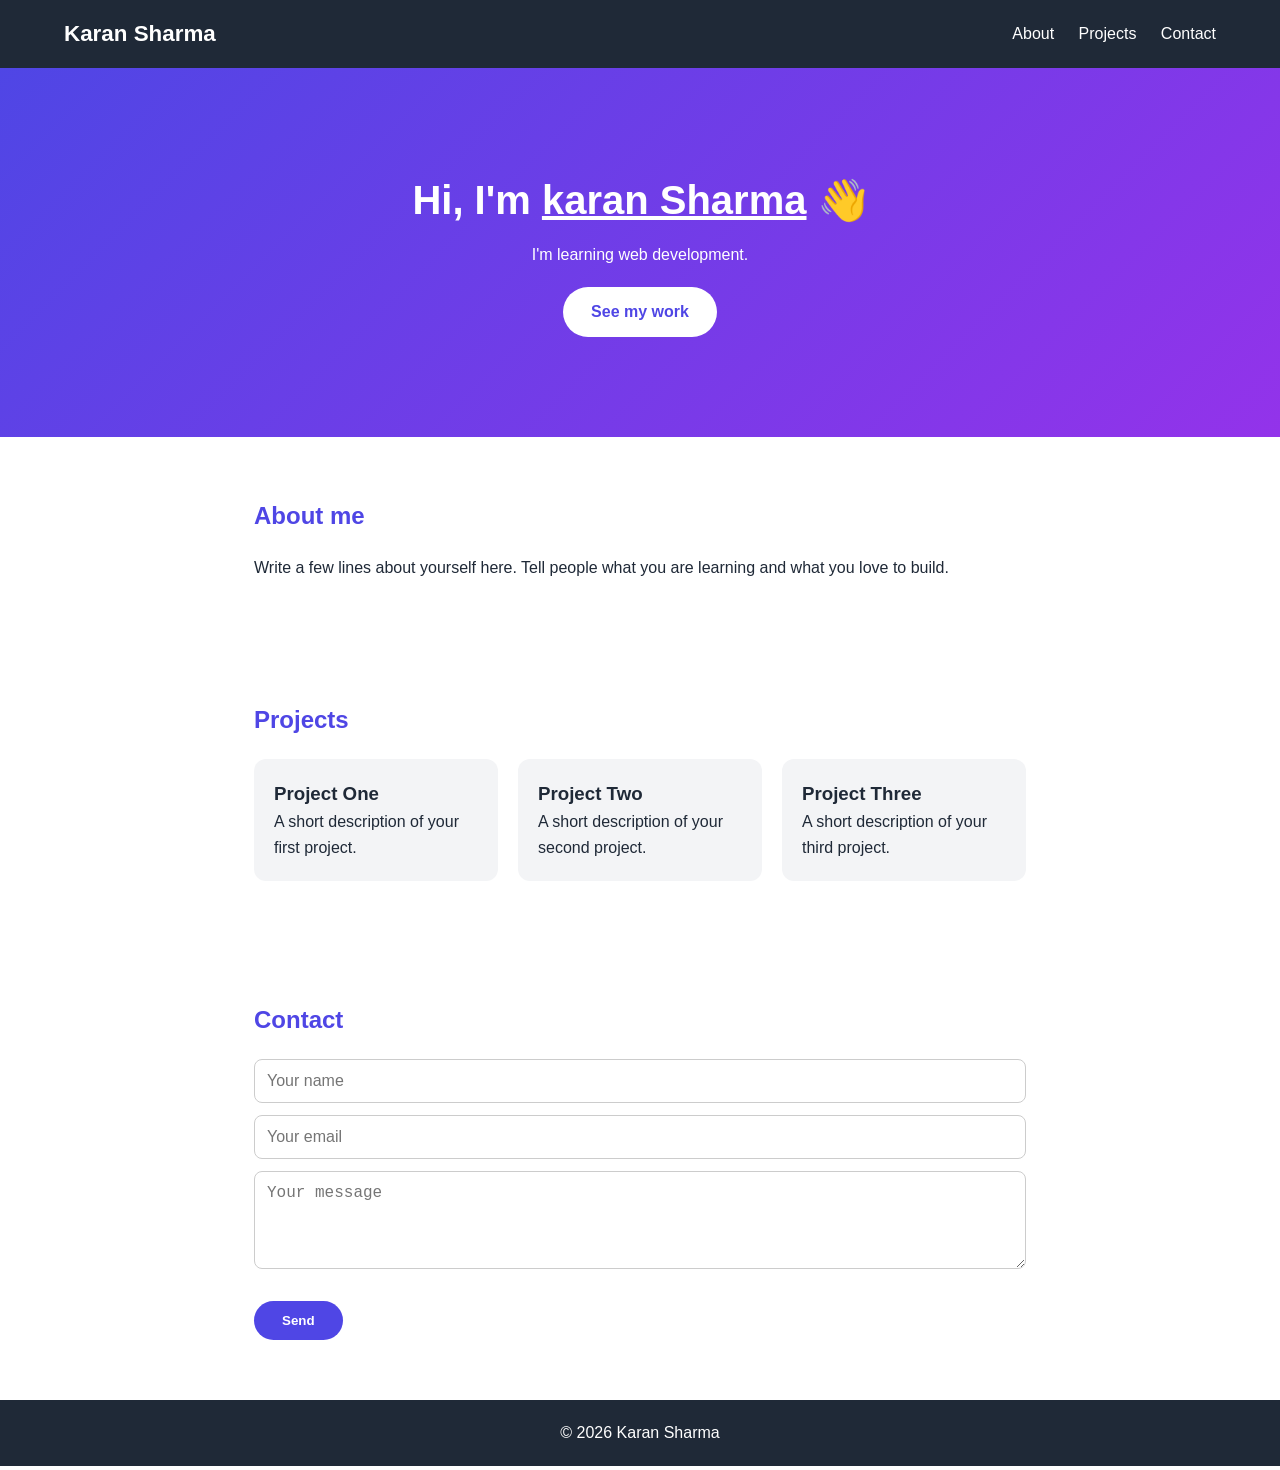
<file: projects/portfolio/index.html>
<!DOCTYPE html>
<html lang="en">
<head>
  <meta charset="UTF-8" />
  <meta name="viewport" content="width=device-width, initial-scale=1" />
  <title>My Portfolio</title>
  <link rel="stylesheet" href="style.css" />
</head>
<body>

  <header class="header">
    <h1 class="logo">Karan Sharma</h1>
    <nav class="nav">
      <a href="#about">About</a>
      <a href="#projects">Projects</a>
      <a href="#contact">Contact</a>
    </nav>
  </header>

  <section class="hero">
    <h2>Hi, I'm <span>karan Sharma</span> 👋</h2>
    <p>I'm learning web development.</p>
    <a href="#projects" class="btn">See my work</a>
  </section>

  <section id="about" class="section">
    <h2>About me</h2>
    <p>Write a few lines about yourself here. Tell people what you are learning and what you love to build.</p>
  </section>

  <section id="projects" class="section">
    <h2>Projects</h2>
    <div class="cards">
      <article class="card">
        <h3>Project One</h3>
        <p>A short description of your first project.</p>
      </article>
      <article class="card">
        <h3>Project Two</h3>
        <p>A short description of your second project.</p>
      </article>
      <article class="card">
        <h3>Project Three</h3>
        <p>A short description of your third project.</p>
      </article>
    </div>
  </section>

  <section id="contact" class="section">
    <h2>Contact</h2>
    <form class="form" action="#">
      <input type="text" placeholder="Your name" required />
      <input type="email" placeholder="Your email" required />
      <textarea rows="4" placeholder="Your message"></textarea>
      <button type="submit" class="btn">Send</button>
    </form>
  </section>

  <footer class="footer">
    <p>&copy; 2026 Karan Sharma</p>
  </footer>

</body>
</html>
</file>
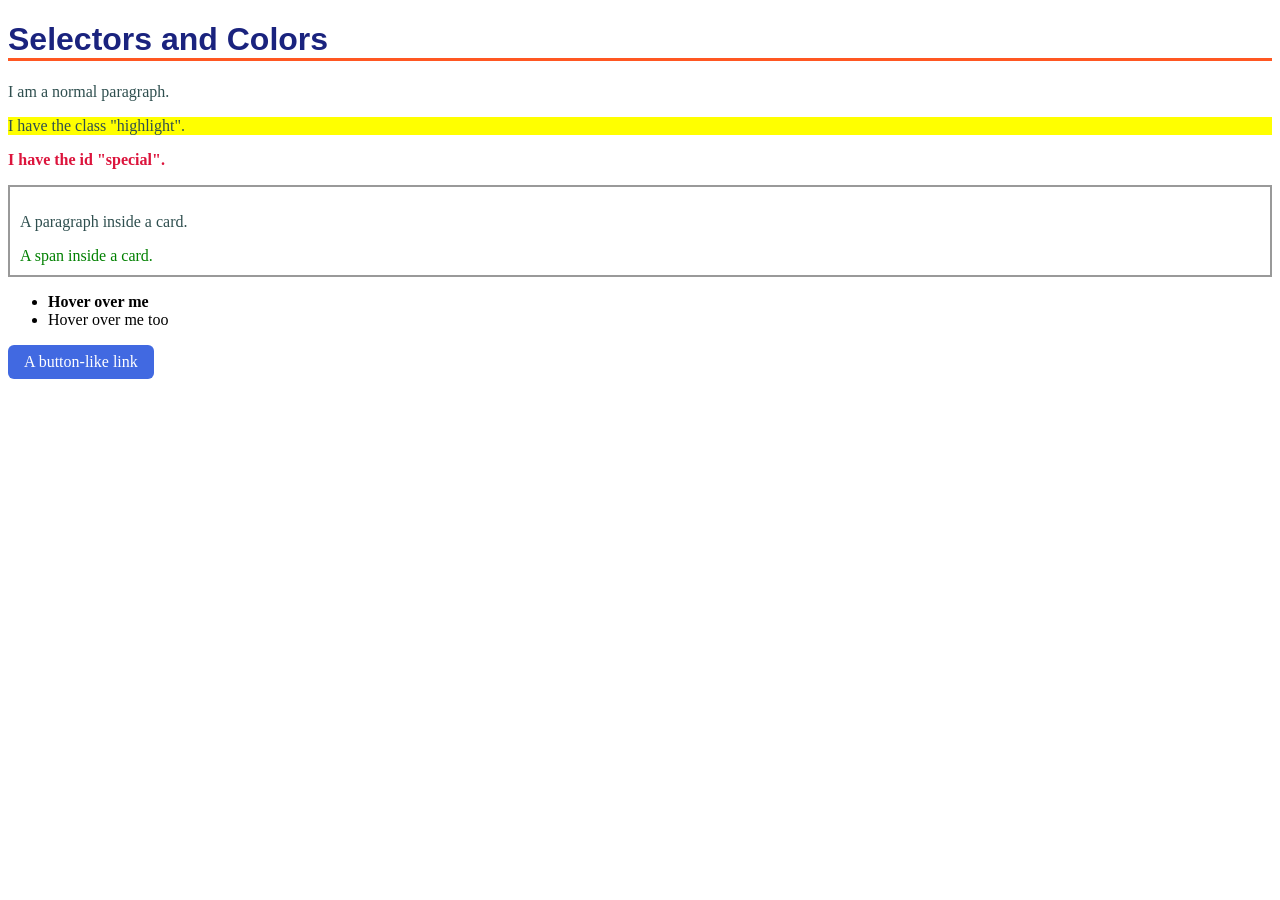
<file: css/01-selectors.html>
<!DOCTYPE html>
<html lang="en">
<head>
  <meta charset="UTF-8" />
  <meta name="viewport" content="width=device-width, initial-scale=1" />
  <title>CSS Selectors and Colors</title>
  <!-- Connects the CSS file to this page -->
  <link rel="stylesheet" href="01-selectors.css" />
</head>
<body>
  <h1>Selectors and Colors</h1>
  <p>I am a normal paragraph.</p>
  <p class="highlight">I have the class "highlight".</p>
  <p id="special">I have the id "special".</p>

  <div class="card">
    <p>A paragraph inside a card.</p>
    <span>A span inside a card.</span>
  </div>

  <ul>
    <li>Hover over me</li>
    <li>Hover over me too</li>
  </ul>

  <a href="#" class="btn">A button-like link</a>
</body>
</html>
</file>
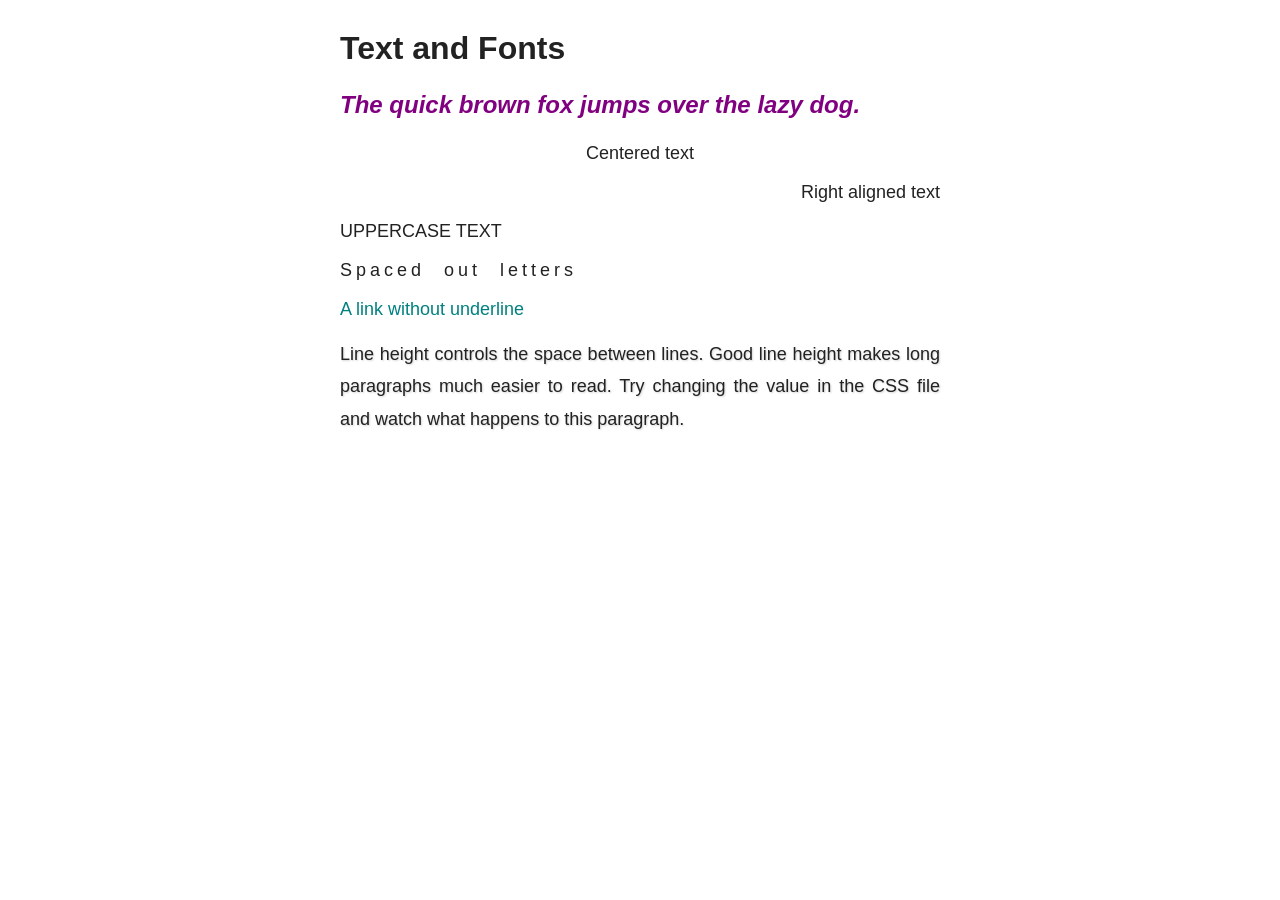
<file: css/02-text-fonts.html>
<!DOCTYPE html>
<html lang="en">
<head>
  <meta charset="UTF-8" />
  <meta name="viewport" content="width=device-width, initial-scale=1" />
  <title>CSS Text and Fonts</title>
  <!-- Connects the CSS file to this page -->
  <link rel="stylesheet" href="02-text-fonts.css" />
</head>
<body>
  <h1>Text and Fonts</h1>
  <p class="fancy">The quick brown fox jumps over the lazy dog.</p>
  <p class="center">Centered text</p>
  <p class="right">Right aligned text</p>
  <p class="upper">uppercase text</p>
  <p class="spaced">Spaced out letters</p>
  <a href="#">A link without underline</a>
  <p class="long">Line height controls the space between lines. Good line height makes long paragraphs much easier to read. Try changing the value in the CSS file and watch what happens to this paragraph.</p>
</body>
</html>
</file>
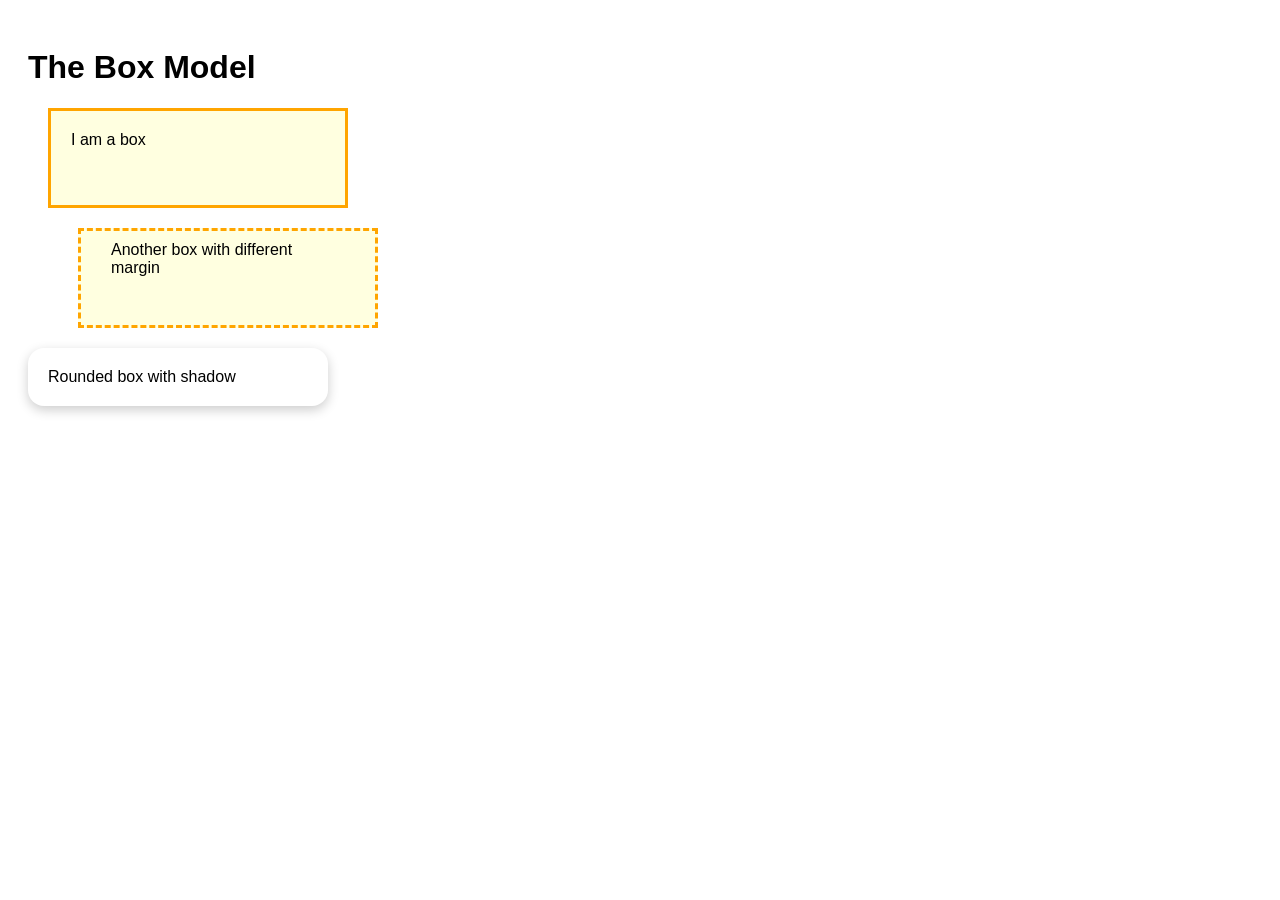
<file: css/03-box-model.html>
<!DOCTYPE html>
<html lang="en">
<head>
  <meta charset="UTF-8" />
  <meta name="viewport" content="width=device-width, initial-scale=1" />
  <title>CSS Box Model</title>
  <!-- Connects the CSS file to this page -->
  <link rel="stylesheet" href="03-box-model.css" />
</head>
<body>
  <h1>The Box Model</h1>
  <div class="box">I am a box</div>
  <div class="box two">Another box with different margin</div>
  <div class="round">Rounded box with shadow</div>
</body>
</html>
</file>
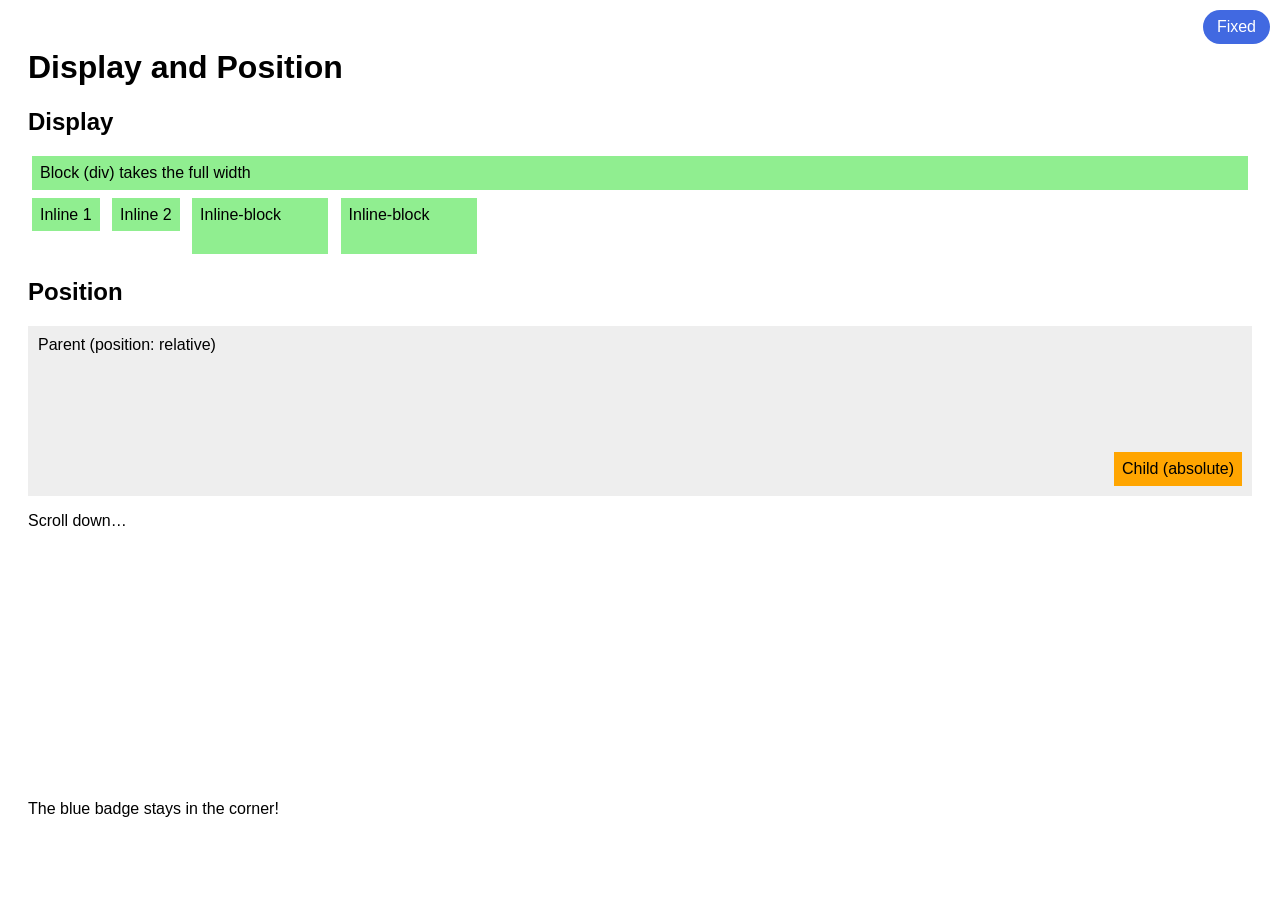
<file: css/04-display-position.html>
<!DOCTYPE html>
<html lang="en">
<head>
  <meta charset="UTF-8" />
  <meta name="viewport" content="width=device-width, initial-scale=1" />
  <title>CSS Display and Position</title>
  <!-- Connects the CSS file to this page -->
  <link rel="stylesheet" href="04-display-position.css" />
</head>
<body>
  <h1>Display and Position</h1>

  <h2>Display</h2>
  <div class="demo">Block (div) takes the full width</div>
  <span class="demo">Inline 1</span>
  <span class="demo">Inline 2</span>
  <span class="demo inline-block">Inline-block</span>
  <span class="demo inline-block">Inline-block</span>
  <p class="hidden">You can not see me (display: none)</p>

  <h2>Position</h2>
  <div class="parent">
    Parent (position: relative)
    <div class="child">Child (absolute)</div>
  </div>

  <div class="fixed-badge">Fixed</div>

  <p class="filler">Scroll down…<br /><br /><br /><br /><br /><br /><br /><br /><br /><br /><br /><br /><br /><br /><br /><br />The blue badge stays in the corner!</p>
</body>
</html>
</file>
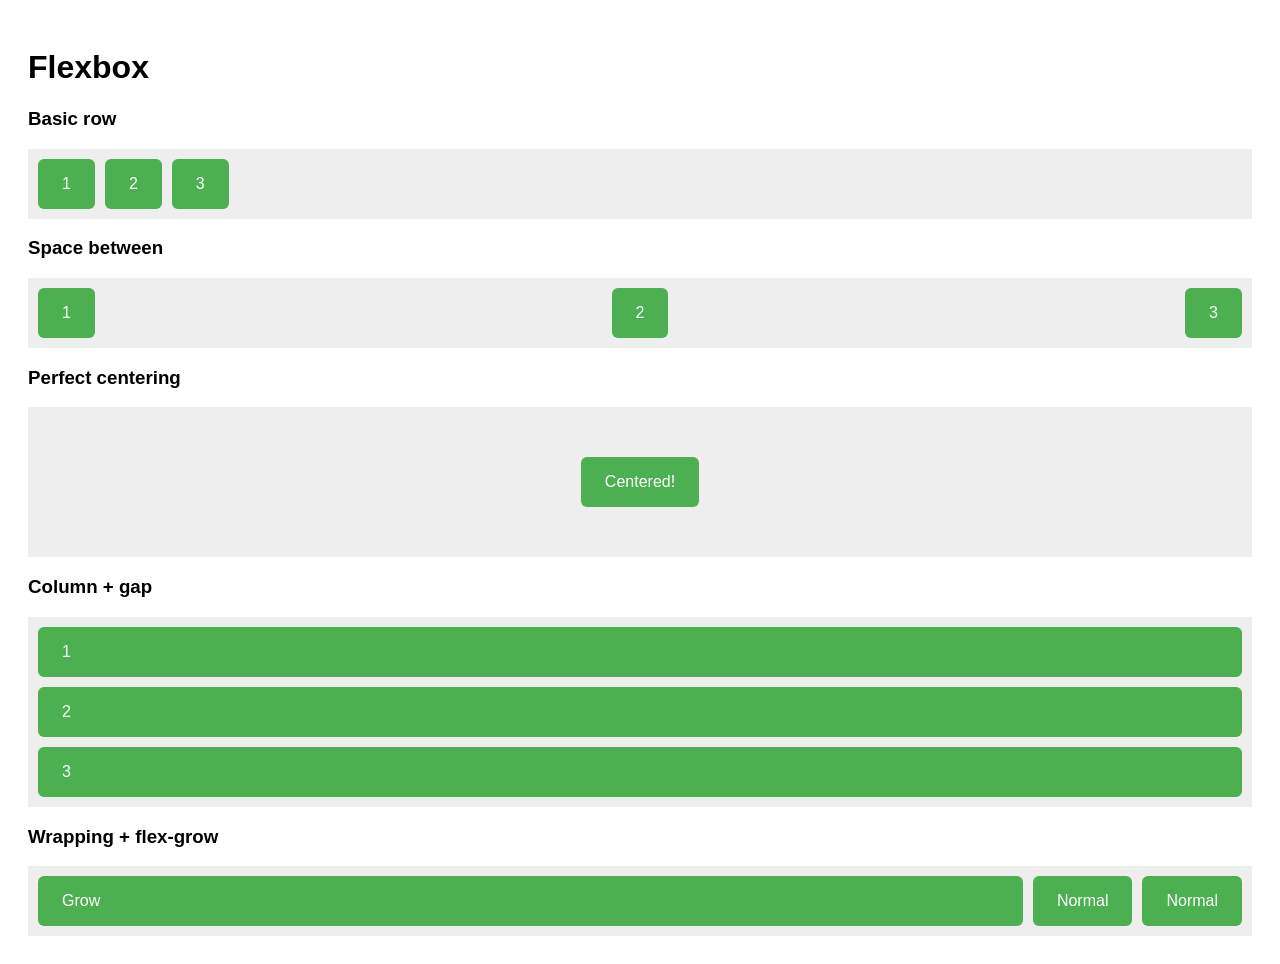
<file: css/05-flexbox.html>
<!DOCTYPE html>
<html lang="en">
<head>
  <meta charset="UTF-8" />
  <meta name="viewport" content="width=device-width, initial-scale=1" />
  <title>CSS Flexbox</title>
  <!-- Connects the CSS file to this page -->
  <link rel="stylesheet" href="05-flexbox.css" />
</head>
<body>
  <h1>Flexbox</h1>

  <h3>Basic row</h3>
  <div class="flex-row">
    <div class="item">1</div><div class="item">2</div><div class="item">3</div>
  </div>

  <h3>Space between</h3>
  <div class="flex-row between">
    <div class="item">1</div><div class="item">2</div><div class="item">3</div>
  </div>

  <h3>Perfect centering</h3>
  <div class="center-box">
    <div class="item">Centered!</div>
  </div>

  <h3>Column + gap</h3>
  <div class="flex-col">
    <div class="item">1</div><div class="item">2</div><div class="item">3</div>
  </div>

  <h3>Wrapping + flex-grow</h3>
  <div class="flex-row wrap">
    <div class="item grow">Grow</div><div class="item">Normal</div><div class="item">Normal</div>
  </div>
</body>
</html>
</file>
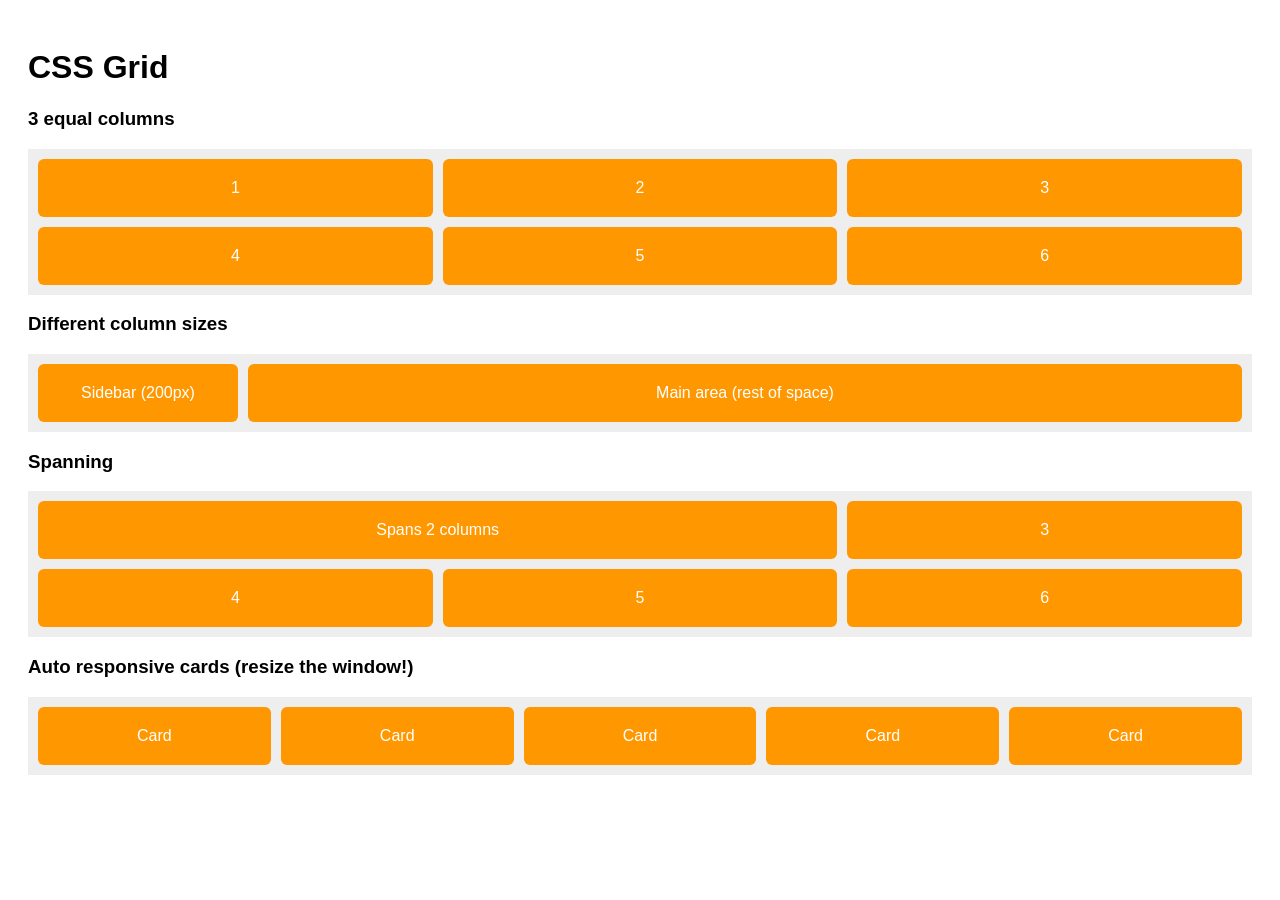
<file: css/06-grid.html>
<!DOCTYPE html>
<html lang="en">
<head>
  <meta charset="UTF-8" />
  <meta name="viewport" content="width=device-width, initial-scale=1" />
  <title>CSS Grid</title>
  <!-- Connects the CSS file to this page -->
  <link rel="stylesheet" href="06-grid.css" />
</head>
<body>
  <h1>CSS Grid</h1>

  <h3>3 equal columns</h3>
  <div class="grid three">
    <div class="cell">1</div><div class="cell">2</div><div class="cell">3</div>
    <div class="cell">4</div><div class="cell">5</div><div class="cell">6</div>
  </div>

  <h3>Different column sizes</h3>
  <div class="grid sidebar-layout">
    <div class="cell">Sidebar (200px)</div>
    <div class="cell">Main area (rest of space)</div>
  </div>

  <h3>Spanning</h3>
  <div class="grid three">
    <div class="cell wide">Spans 2 columns</div>
    <div class="cell">3</div>
    <div class="cell">4</div><div class="cell">5</div><div class="cell">6</div>
  </div>

  <h3>Auto responsive cards (resize the window!)</h3>
  <div class="grid auto">
    <div class="cell">Card</div><div class="cell">Card</div><div class="cell">Card</div>
    <div class="cell">Card</div><div class="cell">Card</div>
  </div>
</body>
</html>
</file>
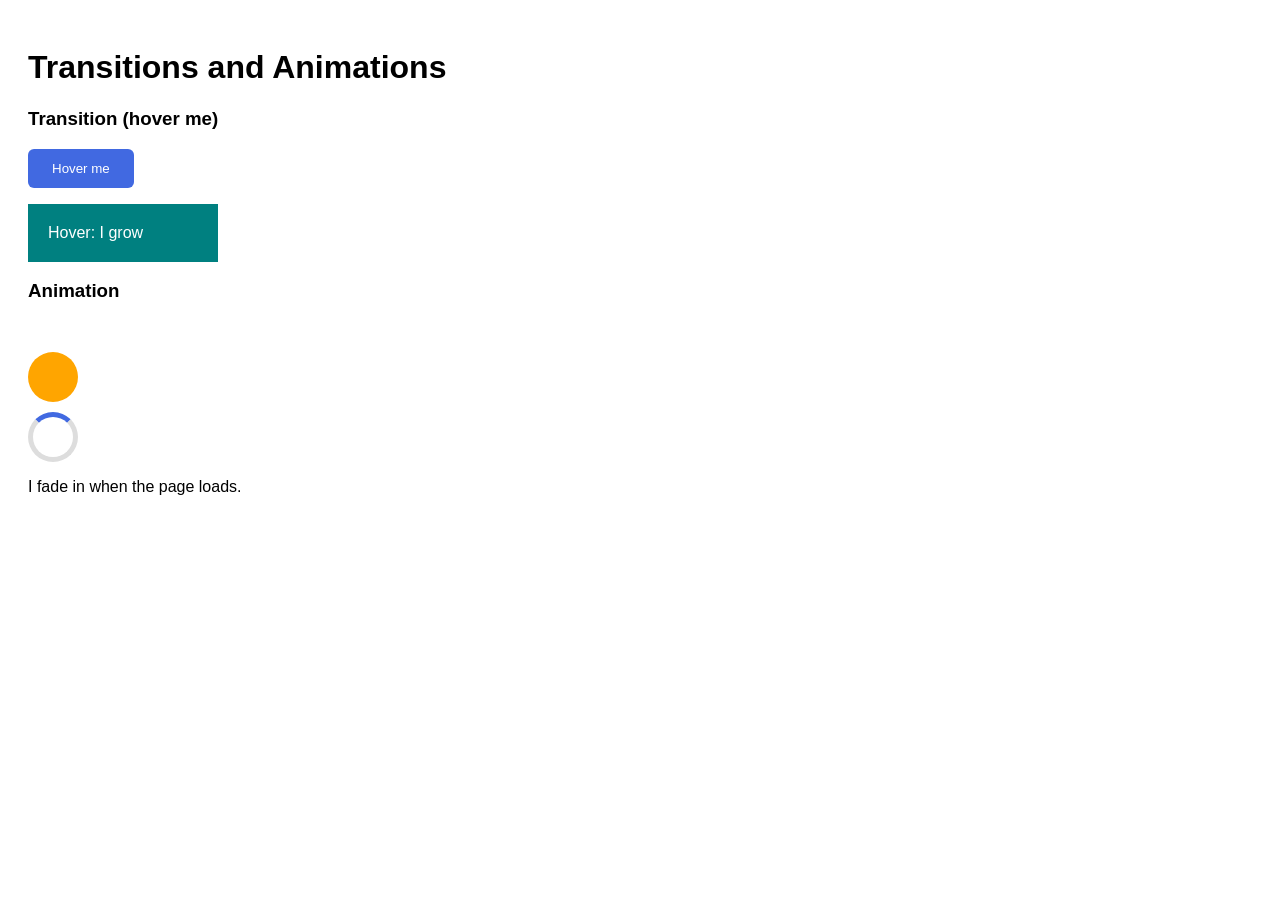
<file: css/08-animations.html>
<!DOCTYPE html>
<html lang="en">
<head>
  <meta charset="UTF-8" />
  <meta name="viewport" content="width=device-width, initial-scale=1" />
  <title>CSS Transitions and Animations</title>
  <!-- Connects the CSS file to this page -->
  <link rel="stylesheet" href="08-animations.css" />
</head>
<body>
  <h1>Transitions and Animations</h1>

  <h3>Transition (hover me)</h3>
  <button class="btn">Hover me</button>
  <div class="grow-box">Hover: I grow</div>

  <h3>Animation</h3>
  <div class="bounce"></div>
  <div class="spinner"></div>
  <p class="fade">I fade in when the page loads.</p>
</body>
</html>
</file>
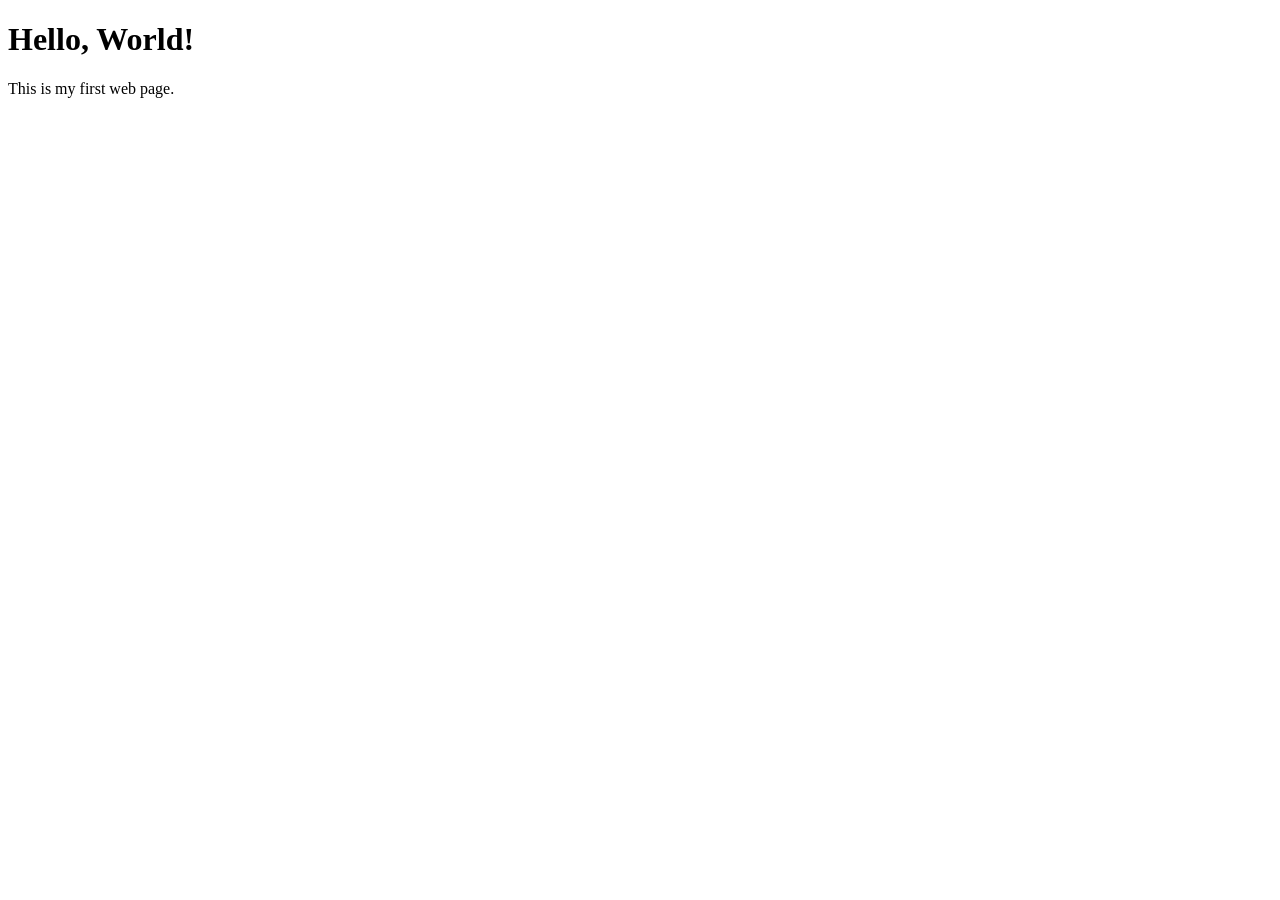
<file: html/01-structure.html>
<!DOCTYPE html>
<!-- ↑ Tells the browser: "this is a modern HTML5 page". Always the first line. -->
<html lang="en">
<!-- <html> wraps the whole page. lang="en" = the page language. -->

<head>
  <!-- <head> holds information ABOUT the page (not shown on the page). -->
  <meta charset="UTF-8" />
  <!-- charset lets you use all characters, like emojis 😀 and Hindi हिंदी -->
  <meta name="viewport" content="width=device-width, initial-scale=1" />
  <!-- makes the page look right on phones -->
  <title>My First Page</title>
  <!-- the title shown on the browser tab -->
</head>

<body>
  <!-- <body> holds everything you SEE on the page. -->
  <h1>Hello, World!</h1>
  <p>This is my first web page.</p>

  <!--
    An HTML ELEMENT looks like this:

    <p class="intro">Hello</p>
     │    │            │    │
     │    └ attribute  │    └ closing tag
     └ opening tag     └ content

    Some tags have no closing tag (self-closing): <br>, <img>, <hr>, <input>
  -->
</body>

</html>
</file>
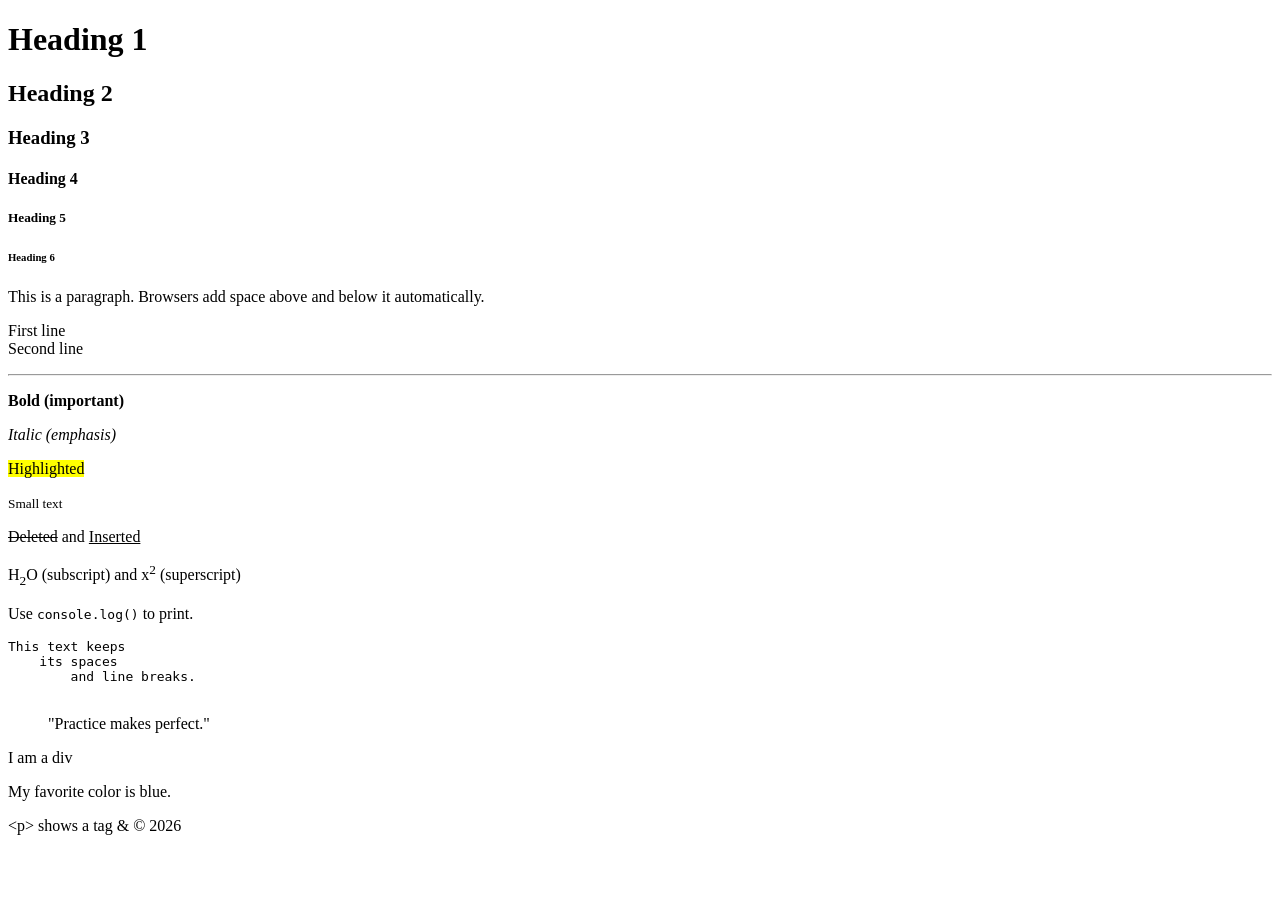
<file: html/02-text.html>
<!DOCTYPE html>
<html lang="en">
<head>
  <meta charset="UTF-8" />
  <meta name="viewport" content="width=device-width, initial-scale=1" />
  <title>HTML Text</title>
</head>
<body>

  <!-- HEADINGS: h1 is the biggest and most important, h6 the smallest -->
  <h1>Heading 1</h1>
  <h2>Heading 2</h2>
  <h3>Heading 3</h3>
  <h4>Heading 4</h4>
  <h5>Heading 5</h5>
  <h6>Heading 6</h6>
  <!-- Tip: use only ONE h1 per page. -->

  <!-- PARAGRAPH -->
  <p>This is a paragraph. Browsers add space above and below it automatically.</p>

  <!-- LINE BREAK and HORIZONTAL LINE -->
  <p>First line<br />Second line</p>
  <hr />

  <!-- TEXT FORMATTING -->
  <p><strong>Bold (important)</strong></p>
  <p><em>Italic (emphasis)</em></p>
  <p><mark>Highlighted</mark></p>
  <p><small>Small text</small></p>
  <p><del>Deleted</del> and <ins>Inserted</ins></p>
  <p>H<sub>2</sub>O (subscript) and x<sup>2</sup> (superscript)</p>

  <!-- CODE -->
  <p>Use <code>console.log()</code> to print.</p>
  <pre>
This text keeps
    its spaces
        and line breaks.
  </pre>

  <!-- QUOTE -->
  <blockquote>"Practice makes perfect."</blockquote>

  <!-- GROUPING: div is a block (full width), span is inline (inside text) -->
  <div>I am a div</div>
  <p>My favorite color is <span>blue</span>.</p>

  <!-- SPECIAL CHARACTERS -->
  <p>&lt;p&gt; shows a tag &amp; &copy; 2026</p>

</body>
</html>
</file>
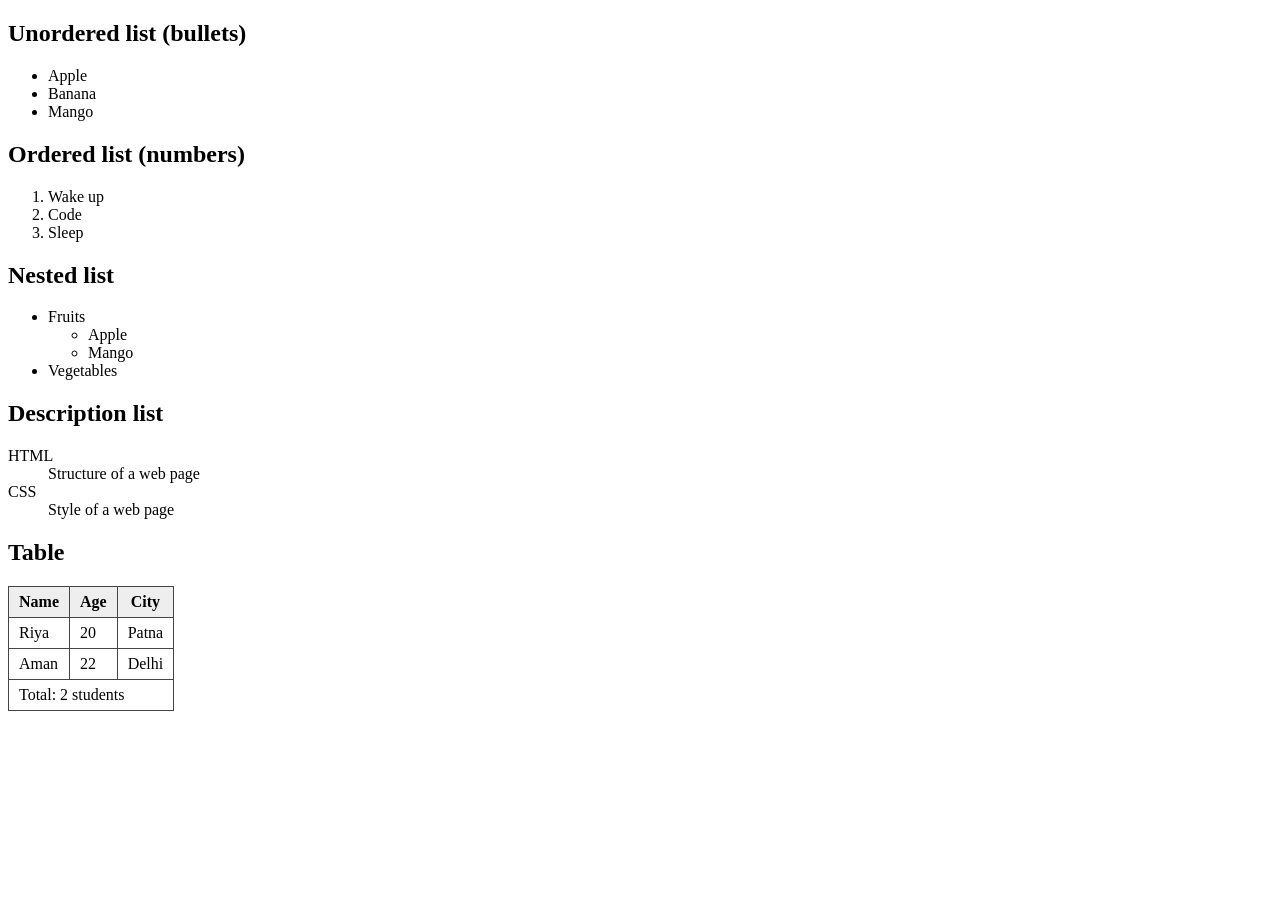
<file: html/04-lists-tables.html>
<!DOCTYPE html>
<html lang="en">
<head>
  <meta charset="UTF-8" />
  <meta name="viewport" content="width=device-width, initial-scale=1" />
  <title>Lists and Tables</title>
  <style>
    /* Just a little CSS so the table borders are visible */
    table, th, td { border: 1px solid #444; border-collapse: collapse; padding: 6px 10px; }
    th { background: #eee; }
  </style>
</head>
<body>

  <h2>Unordered list (bullets)</h2>
  <ul>
    <li>Apple</li>
    <li>Banana</li>
    <li>Mango</li>
  </ul>

  <h2>Ordered list (numbers)</h2>
  <ol>
    <li>Wake up</li>
    <li>Code</li>
    <li>Sleep</li>
  </ol>

  <h2>Nested list</h2>
  <ul>
    <li>Fruits
      <ul>
        <li>Apple</li>
        <li>Mango</li>
      </ul>
    </li>
    <li>Vegetables</li>
  </ul>

  <h2>Description list</h2>
  <dl>
    <dt>HTML</dt>
    <dd>Structure of a web page</dd>
    <dt>CSS</dt>
    <dd>Style of a web page</dd>
  </dl>

  <h2>Table</h2>
  <table>
    <thead>
      <tr>
        <th>Name</th>
        <th>Age</th>
        <th>City</th>
      </tr>
    </thead>
    <tbody>
      <tr>
        <td>Riya</td>
        <td>20</td>
        <td>Patna</td>
      </tr>
      <tr>
        <td>Aman</td>
        <td>22</td>
        <td>Delhi</td>
      </tr>
    </tbody>
    <tfoot>
      <tr>
        <td colspan="3">Total: 2 students</td> <!-- colspan = merge columns -->
      </tr>
    </tfoot>
  </table>

  <!--
    tr = table row
    th = table heading cell
    td = table data cell
  -->

</body>
</html>
</file>
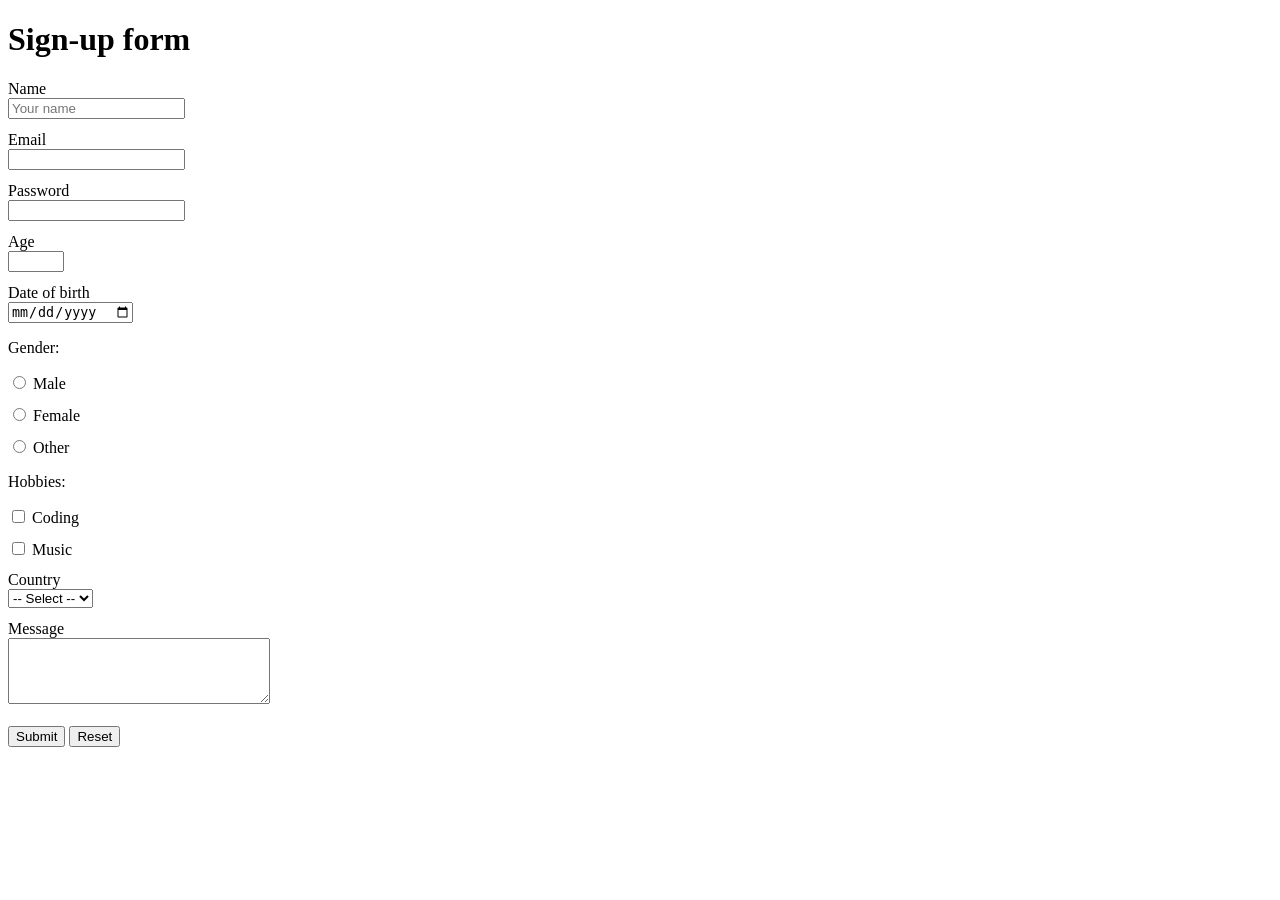
<file: html/05-forms.html>
<!DOCTYPE html>
<html lang="en">
<head>
  <meta charset="UTF-8" />
  <meta name="viewport" content="width=device-width, initial-scale=1" />
  <title>HTML Forms</title>
  <style>
    label { display: block; margin-top: 12px; }
    form { max-width: 360px; }
  </style>
</head>
<body>

  <h1>Sign-up form</h1>

  <!-- A form collects information from the user. -->
  <form action="#" method="post">

    <!-- label + input. "for" must match the input's "id" (click the label to focus the box) -->
    <label for="name">Name</label>
    <input type="text" id="name" name="name" placeholder="Your name" required />

    <label for="email">Email</label>
    <input type="email" id="email" name="email" required />

    <label for="password">Password</label>
    <input type="password" id="password" name="password" minlength="6" required />

    <label for="age">Age</label>
    <input type="number" id="age" name="age" min="1" max="100" />

    <label for="dob">Date of birth</label>
    <input type="date" id="dob" name="dob" />

    <!-- RADIO buttons: same name = choose only one -->
    <p>Gender:</p>
    <label><input type="radio" name="gender" value="male" /> Male</label>
    <label><input type="radio" name="gender" value="female" /> Female</label>
    <label><input type="radio" name="gender" value="other" /> Other</label>

    <!-- CHECKBOXES: choose many -->
    <p>Hobbies:</p>
    <label><input type="checkbox" name="hobby" value="coding" /> Coding</label>
    <label><input type="checkbox" name="hobby" value="music" /> Music</label>

    <!-- DROPDOWN -->
    <label for="country">Country</label>
    <select id="country" name="country">
      <option value="">-- Select --</option>
      <option value="in">India</option>
      <option value="us">USA</option>
      <option value="uk">UK</option>
    </select>

    <!-- BIG TEXT BOX -->
    <label for="msg">Message</label>
    <textarea id="msg" name="msg" rows="4" cols="30"></textarea>

    <br /><br />
    <button type="submit">Submit</button>
    <button type="reset">Reset</button>
  </form>

  <!--
    Useful attributes:
    required     -> must be filled
    placeholder  -> hint text
    disabled     -> can't be used
    min / max    -> limits for numbers and dates
  -->

</body>
</html>
</file>
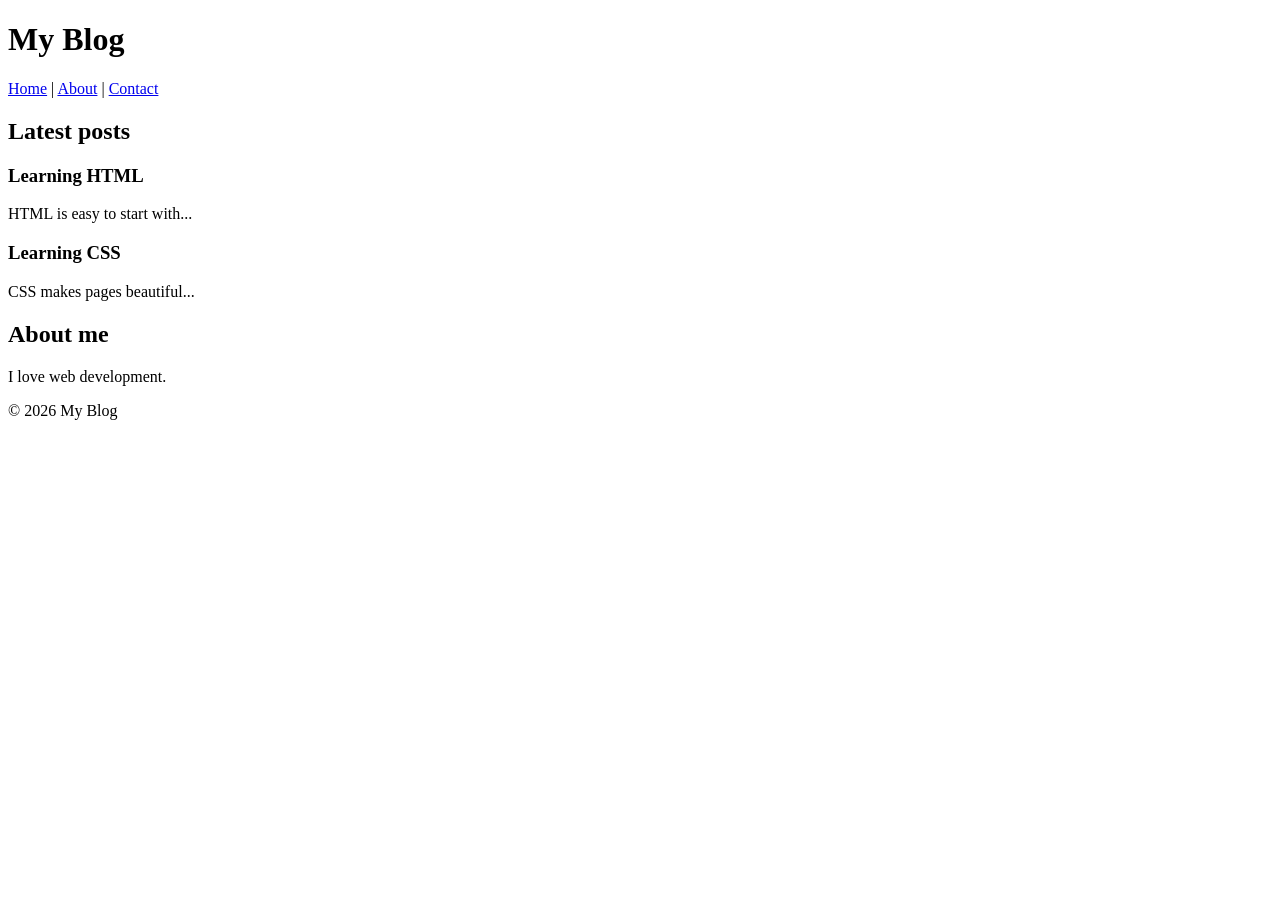
<file: html/06-semantic.html>
<!DOCTYPE html>
<html lang="en">
<head>
  <meta charset="UTF-8" />
  <meta name="viewport" content="width=device-width, initial-scale=1" />
  <title>Semantic HTML</title>
</head>
<body>

  <!--
    SEMANTIC tags describe the MEANING of each part of the page.
    They help search engines, screen readers and other developers.
    Prefer these over many plain <div>s.
  -->

  <header>
    <h1>My Blog</h1>
    <nav>
      <a href="#">Home</a> |
      <a href="#">About</a> |
      <a href="#">Contact</a>
    </nav>
  </header>

  <main>
    <section>
      <h2>Latest posts</h2>

      <article>
        <h3>Learning HTML</h3>
        <p>HTML is easy to start with...</p>
      </article>

      <article>
        <h3>Learning CSS</h3>
        <p>CSS makes pages beautiful...</p>
      </article>
    </section>

    <aside>
      <h2>About me</h2>
      <p>I love web development.</p>
    </aside>
  </main>

  <footer>
    <p>&copy; 2026 My Blog</p>
  </footer>

  <!--
    header  -> top of the page/section (logo, title)
    nav     -> navigation links
    main    -> the main content (only one per page)
    section -> a group of related content
    article -> content that makes sense alone (a post, a news story)
    aside   -> side content (ads, extra info)
    footer  -> bottom of the page/section
  -->

</body>
</html>
</file>
<file: projects/portfolio/style.css>
/* Mini project: Personal portfolio
   Uses: variables, flexbox, grid, hover effects, responsive design */

:root {
  --primary: #4f46e5;
  --dark: #1f2937;
  --light: #f3f4f6;
}

* { box-sizing: border-box; margin: 0; padding: 0; }

html { scroll-behavior: smooth; }

body {
  font-family: "Segoe UI", Arial, sans-serif;
  color: var(--dark);
  line-height: 1.6;
}

/* ----- Header ----- */
.header {
  display: flex;
  justify-content: space-between;
  align-items: center;
  padding: 16px 5%;
  background: var(--dark);
  position: sticky;      /* stays at the top when scrolling */
  top: 0;
}
.logo { color: white; font-size: 1.4rem; }
.nav a {
  color: white;
  text-decoration: none;
  margin-left: 20px;
  transition: color 0.3s;
}
.nav a:hover { color: #a5b4fc; }

/* ----- Hero ----- */
.hero {
  text-align: center;
  padding: 100px 5%;
  background: linear-gradient(135deg, var(--primary), #9333ea);
  color: white;
}
.hero h2 { font-size: 2.5rem; margin-bottom: 10px; }
.hero span { text-decoration: underline; }

/* ----- Buttons ----- */
.btn {
  display: inline-block;
  margin-top: 20px;
  padding: 12px 28px;
  background: white;
  color: var(--primary);
  text-decoration: none;
  border: none;
  border-radius: 30px;
  font-weight: bold;
  cursor: pointer;
  transition: transform 0.3s;
}
.btn:hover { transform: translateY(-3px); }

/* ----- Sections ----- */
.section {
  max-width: 900px;
  margin: 0 auto;
  padding: 60px 5%;
}
.section h2 { margin-bottom: 20px; color: var(--primary); }

/* ----- Cards (grid) ----- */
.cards {
  display: grid;
  grid-template-columns: repeat(auto-fit, minmax(220px, 1fr));
  gap: 20px;
}
.card {
  background: var(--light);
  padding: 20px;
  border-radius: 12px;
  transition: box-shadow 0.3s, transform 0.3s;
}
.card:hover {
  transform: translateY(-5px);
  box-shadow: 0 8px 20px rgba(0, 0, 0, 0.15);
}

/* ----- Form ----- */
.form { display: flex; flex-direction: column; gap: 12px; }
.form input, .form textarea {
  padding: 12px;
  border: 1px solid #ccc;
  border-radius: 8px;
  font-size: 1rem;
}
.form .btn { background: var(--primary); color: white; align-self: flex-start; }

/* ----- Footer ----- */
.footer {
  text-align: center;
  padding: 20px;
  background: var(--dark);
  color: white;
}

/* ----- Responsive: small screens ----- */
@media (max-width: 600px) {
  .header { flex-direction: column; gap: 10px; }
  .nav a { margin: 0 10px; }
  .hero h2 { font-size: 1.8rem; }
}
</file>
<file: css/01-selectors.css>
/* ==========================================
   01 - SELECTORS AND COLORS
   ==========================================
   CSS rule:  selector { property: value; }
   The selector picks WHAT to style.
   The property + value say HOW.
*/

/* ---- Element selector: styles ALL <p> tags ---- */
p {
  color: darkslategray;
}

/* ---- Class selector (.): reusable, can be used many times ---- */
.highlight {
  background-color: yellow;
}

/* ---- ID selector (#): unique, use once per page ---- */
#special {
  color: crimson;
  font-weight: bold;
}

/* ---- Group selector: same style for several ---- */
h1, h2, h3 {
  font-family: Arial, sans-serif;
  color: #1a237e;
}

/* ---- Descendant selector: <span> INSIDE .card ---- */
.card span {
  color: green;
}

.card {
  border: 2px solid #999;
  padding: 10px;
  margin: 10px 0;
}

/* ---- Pseudo-classes: styles for a state ---- */
li:hover {
  background-color: lightblue;   /* when mouse is over */
}
li:first-child {
  font-weight: bold;             /* the first li */
}

.btn {
  display: inline-block;
  padding: 8px 16px;
  background: royalblue;
  color: white;
  text-decoration: none;
  border-radius: 6px;
}
.btn:hover {
  background: navy;
}

/* ---- Universal selector: everything ---- */
* {
  box-sizing: border-box;
}

/* ==========================================
   WAYS TO WRITE COLORS
   ==========================================
   Name:  red, blue, tomato
   Hex:   #ff0000, #f00
   RGB:   rgb(255, 0, 0)
   RGBA:  rgba(255, 0, 0, 0.5)   <- last number = transparency
   HSL:   hsl(0, 100%, 50%)
*/

/* ---- CSS variables: define a value once, reuse it ---- */
:root {
  --main-color: #ff5722;
}
h1 {
  border-bottom: 3px solid var(--main-color);
}

/* ---- Comments start with /* and end with */
</file>
<file: css/02-text-fonts.css>
/* ==========================================
   02 - TEXT AND FONTS
   ========================================== */

body {
  font-family: "Segoe UI", Arial, sans-serif; /* first font that exists is used */
  font-size: 18px;
  color: #222;
  max-width: 600px;
  margin: 30px auto;
}

.fancy {
  font-size: 24px;          /* size */
  font-weight: bold;        /* thickness: normal, bold, or 100-900 */
  font-style: italic;       /* normal or italic */
  color: purple;
}

.center { text-align: center; }   /* left, right, center, justify */
.right  { text-align: right; }

.upper {
  text-transform: uppercase;  /* uppercase, lowercase, capitalize */
}

.spaced {
  letter-spacing: 4px;   /* space between letters */
  word-spacing: 10px;    /* space between words */
}

a {
  text-decoration: none; /* none, underline, line-through */
  color: teal;
}
a:hover {
  text-decoration: underline;
}

.long {
  line-height: 1.8;      /* space between lines */
  text-align: justify;
  text-shadow: 1px 1px 2px lightgray;
}

/* ---- Units for size ----
   px  -> pixels (fixed)
   em  -> relative to parent font size
   rem -> relative to the root font size (recommended)
   %   -> percentage of the parent
*/
h1 { font-size: 2rem; }
</file>
<file: css/03-box-model.css>
/* ==========================================
   03 - THE BOX MODEL
   ==========================================
   Every element is a rectangular box made of 4 layers
   (from inside to outside):

   ┌───────────── margin ─────────────┐
   │  ┌────────── border ──────────┐  │
   │  │  ┌─────── padding ───────┐ │  │
   │  │  │        content        │ │  │
   │  │  └───────────────────────┘ │  │
   │  └────────────────────────────┘  │
   └──────────────────────────────────┘

   content -> the text/image itself
   padding -> space INSIDE the border
   border  -> the line around
   margin  -> space OUTSIDE the border
*/

* {
  box-sizing: border-box; /* width includes padding and border (much easier!) */
}

body {
  font-family: Arial, sans-serif;
  padding: 20px;
}

.box {
  width: 300px;
  height: 100px;
  background-color: lightyellow;

  padding: 20px;                 /* all 4 sides */
  border: 3px solid orange;      /* width style color */
  margin: 20px;
}

.two {
  /* shorthand: top right bottom left (clockwise) */
  margin: 10px 0 10px 50px;
  padding: 10px 30px;            /* top+bottom  left+right */
  border-style: dashed;
}

.round {
  width: 300px;
  padding: 20px;
  margin-top: 20px;
  background: white;
  border-radius: 16px;                        /* round corners */
  box-shadow: 0 4px 12px rgba(0, 0, 0, 0.2);  /* x  y  blur  color */
}

/* Center a block horizontally: give it a width, then use margin: auto */
/* .box { margin: 0 auto; } */
</file>
<file: css/04-display-position.css>
/* ==========================================
   04 - DISPLAY AND POSITION
   ========================================== */

body { font-family: Arial, sans-serif; padding: 20px; }

.demo {
  background: lightgreen;
  padding: 8px;
  margin: 4px;
}

/* ---- display ----
   block         -> starts on a new line, takes full width (div, p, h1)
   inline        -> sits in a line, width/height ignored (span, a)
   inline-block  -> sits in a line, but width/height work
   none          -> hides the element completely
   flex / grid   -> layout (see next lessons)
*/
.inline-block {
  display: inline-block;
  width: 120px;
  height: 40px;
}
.hidden { display: none; }

/* ---- position ----
   static   -> normal flow (default)
   relative -> stays in place, but can be nudged; also becomes a "reference" for children
   absolute -> placed relative to the nearest positioned parent
   fixed    -> stays on screen even while scrolling
   sticky   -> normal until you scroll past, then sticks
*/
.parent {
  position: relative;
  height: 150px;
  background: #eee;
  padding: 10px;
  margin-top: 10px;
}
.child {
  position: absolute;
  bottom: 10px;
  right: 10px;
  background: orange;
  padding: 8px;
}

.fixed-badge {
  position: fixed;
  top: 10px;
  right: 10px;
  background: royalblue;
  color: white;
  padding: 8px 14px;
  border-radius: 20px;
  z-index: 10;   /* higher number = on top */
}

/* ---- overflow: what if content is too big? ---- */
/* .box { overflow: hidden; }  hide extra
   .box { overflow: auto; }    add scrollbars when needed */
</file>
<file: css/05-flexbox.css>
/* ==========================================
   05 - FLEXBOX
   ==========================================
   Flexbox arranges items in ONE direction (a row or a column).
   Put display: flex on the PARENT (container).
   The children become "flex items".
*/

body { font-family: Arial, sans-serif; padding: 20px; }

.item {
  background: #4caf50;
  color: white;
  padding: 16px 24px;
  border-radius: 6px;
}

.flex-row {
  display: flex;            /* turn on flexbox: items go in a row */
  gap: 10px;                /* space between items */
  background: #eee;
  padding: 10px;
}

/* justify-content: alignment along the MAIN axis (row = horizontal)
   flex-start | center | flex-end | space-between | space-around | space-evenly */
.between {
  justify-content: space-between;
}

/* align-items: alignment along the CROSS axis (row = vertical)
   stretch | flex-start | center | flex-end */
.center-box {
  display: flex;
  justify-content: center;   /* horizontal center */
  align-items: center;       /* vertical center */
  height: 150px;
  background: #eee;
}

/* flex-direction: row (default) | column */
.flex-col {
  display: flex;
  flex-direction: column;
  gap: 10px;
  background: #eee;
  padding: 10px;
}

/* flex-wrap: let items go to the next line if there's no room */
.wrap {
  flex-wrap: wrap;
}

/* flex-grow: let an item take the leftover space */
.grow {
  flex-grow: 1;
}
</file>
<file: css/06-grid.css>
/* ==========================================
   06 - CSS GRID
   ==========================================
   Grid arranges items in ROWS AND COLUMNS (2 directions).
   Put display: grid on the PARENT.
   Flexbox = one direction, Grid = two directions.
*/

body { font-family: Arial, sans-serif; padding: 20px; }

.cell {
  background: #ff9800;
  color: white;
  padding: 20px;
  border-radius: 6px;
  text-align: center;
}

.grid {
  display: grid;
  gap: 10px;
  background: #eee;
  padding: 10px;
}

/* 3 equal columns. "fr" = fraction of the free space */
.three {
  grid-template-columns: 1fr 1fr 1fr;
  /* shortcut: repeat(3, 1fr) */
}

/* fixed + flexible columns */
.sidebar-layout {
  grid-template-columns: 200px 1fr;
}

/* make one item span 2 columns */
.wide {
  grid-column: span 2;
}

/* As many columns as fit, each at least 150px wide.
   Resize the browser and watch the columns change — no media query needed! */
.auto {
  grid-template-columns: repeat(auto-fit, minmax(150px, 1fr));
}
</file>
<file: css/08-animations.css>
/* ==========================================
   08 - TRANSITIONS AND ANIMATIONS
   ========================================== */

body { font-family: Arial, sans-serif; padding: 20px; }

/* ---- TRANSITION: smooth change from one style to another ----
   transition: property duration timing-function;
*/
.btn {
  background: royalblue;
  color: white;
  border: none;
  padding: 12px 24px;
  border-radius: 6px;
  cursor: pointer;
  transition: background 0.3s ease, transform 0.3s ease;
}
.btn:hover {
  background: crimson;
  transform: scale(1.1);          /* make it 10% bigger */
}

.grow-box {
  width: 150px;
  padding: 20px;
  margin-top: 16px;
  background: teal;
  color: white;
  transition: all 0.4s;
}
.grow-box:hover {
  width: 250px;
  transform: rotate(3deg);
}

/* ---- TRANSFORM ----
   translate(x, y) -> move
   scale(n)        -> resize
   rotate(deg)     -> rotate
*/

/* ---- ANIMATION with @keyframes ---- */
@keyframes bounce {
  0%   { transform: translateY(0); }
  50%  { transform: translateY(-40px); }
  100% { transform: translateY(0); }
}

.bounce {
  width: 50px;
  height: 50px;
  background: orange;
  border-radius: 50%;
  margin: 50px 0 10px;
  animation: bounce 1s ease-in-out infinite;   /* name duration timing repeat */
}

@keyframes spin {
  to { transform: rotate(360deg); }
}

.spinner {
  width: 40px;
  height: 40px;
  border: 5px solid #ddd;
  border-top-color: royalblue;
  border-radius: 50%;
  animation: spin 1s linear infinite;
}

@keyframes fadeIn {
  from { opacity: 0; }
  to   { opacity: 1; }
}
.fade {
  animation: fadeIn 2s;
}
</file>
